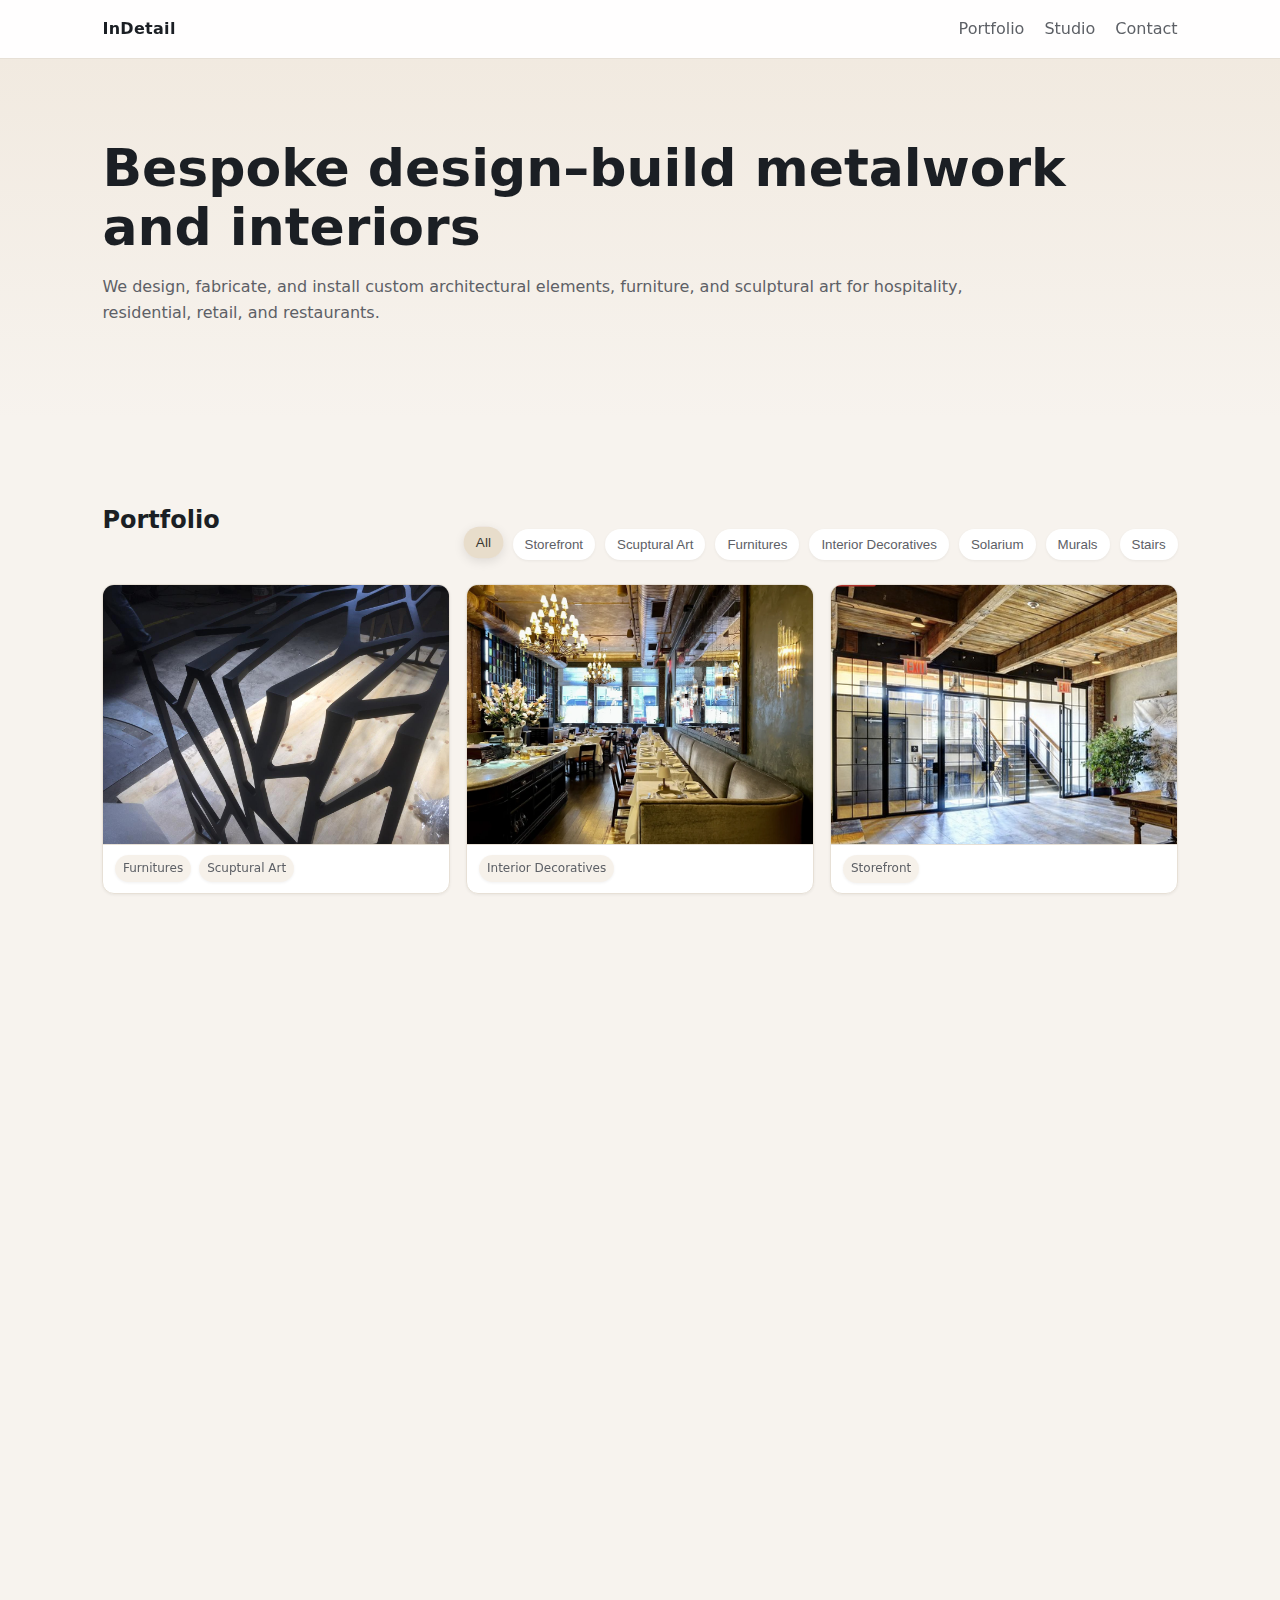
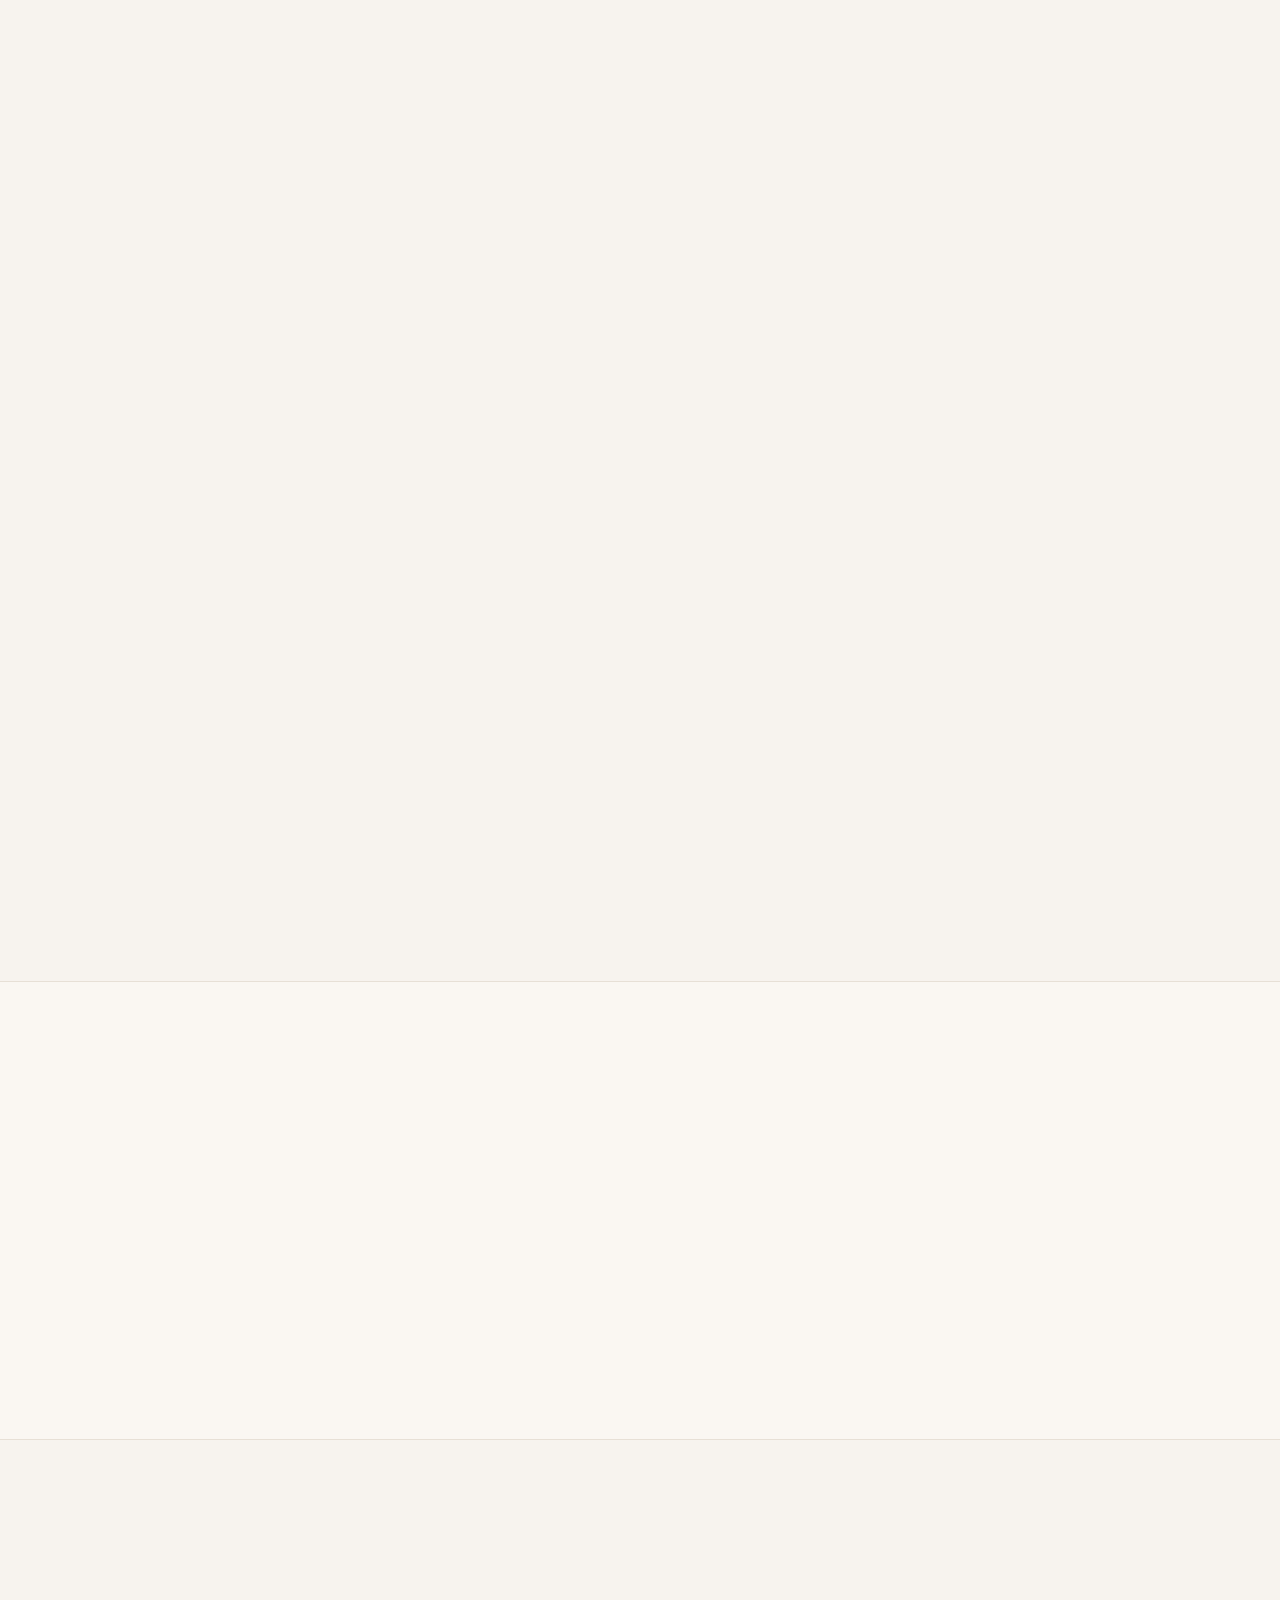
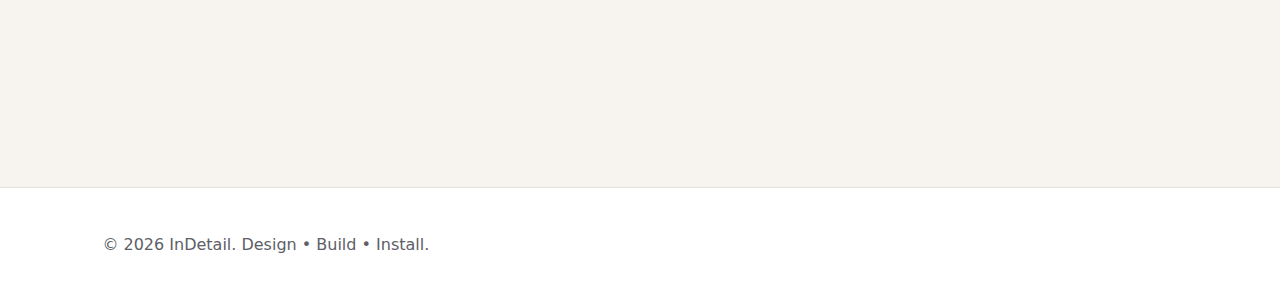
<file: index.html>
<!DOCTYPE html>
<html lang="en">
<head>
	<meta charset="utf-8" />
	<meta name="viewport" content="width=device-width, initial-scale=1" />
	<title>InDetail — Design • Build • Install</title>
	<meta name="description" content="Bespoke architectural metalwork, furniture, and sculptural art. Design-build-install for hotels, residential, retail, and restaurants." />
	<link rel="preconnect" href="https://fonts.googleapis.com">
	<link rel="preconnect" href="https://fonts.gstatic.com" crossorigin>
	<link href="https://fonts.googleapis.com/css2?family=Montserrat:wght@300;400;600;800&display=swap" rel="stylesheet">
	<link rel="stylesheet" href="styles/main.css" />
	<style>
		/* Fallback styles in case external CSS fails to load */
		body { font-family: system-ui, sans-serif; margin: 0; padding: 0; background: #f7f3ee; color: #1b1f24; }
		.container { max-width: 1200px; margin: 0 auto; padding: 0 4%; }
		.site-header { background: rgba(255,255,255,0.9); border-bottom: 1px solid #e7e0d6; padding: 16px 0; }
		.hero { padding: 80px 0; }
		.hero h1 { font-size: clamp(28px, 5vw, 52px); margin: 0 0 16px; }
		.section { padding: 60px 0; }
		.grid { display: grid; grid-template-columns: repeat(12, 1fr); gap: 16px; list-style: none; padding: 0; }
		.card { grid-column: span 4; background: white; border: 1px solid #e7e0d6; border-radius: 12px; overflow: hidden; }
		.card img { width: 100%; aspect-ratio: 4/3; object-fit: cover; background: #f0ece6; }
		.button { display: inline-block; padding: 12px 20px; background: #111; color: white; text-decoration: none; border-radius: 8px; }
		@media (max-width: 920px) { .card { grid-column: span 6; } }
		@media (max-width: 640px) { .card { grid-column: span 12; } }
	</style>
</head>
<body>
	<header class="site-header">
		<div class="container header-inner">
			<a href="#top" class="brand">InDetail</a>
			<nav class="primary-nav" aria-label="Primary">
				<button class="nav-toggle" aria-expanded="false" aria-controls="nav-menu">Menu</button>
				<ul id="nav-menu" class="nav-menu">
					<li><a href="#work">Portfolio</a></li>
					<li><a href="#about">Studio</a></li>
					<li><a href="#contact">Contact</a></li>
				</ul>
			</nav>
		</div>
	</header>

	<main id="top">
		<section class="hero">
			<div class="container">
				<h1>Bespoke design–build metalwork and interiors</h1>
				<p>We design, fabricate, and install custom architectural elements, furniture, and sculptural art for hospitality, residential, retail, and restaurants.</p>
			</div>
		</section>

		<section id="work" class="section">
			<div class="container">
				<div class="section-head">
					<h2>Portfolio</h2>
					<div class="filters" role="tablist" aria-label="Portfolio filters">
						<button class="filter is-active" data-filter="all" role="tab" aria-selected="true">All</button>
						<button class="filter" data-filter="Storefront" role="tab">Storefront</button>
						<button class="filter" data-filter="Scuptural Art" role="tab">Scuptural Art</button>
						<button class="filter" data-filter="Furnitures" role="tab">Furnitures</button>
						<button class="filter" data-filter="Interior Decoratives" role="tab">Interior Decoratives</button>
						<button class="filter" data-filter="Solarium" role="tab">Solarium</button>
						<button class="filter" data-filter="Murals" role="tab">Murals</button>
						<button class="filter" data-filter="Stairs" role="tab">Stairs</button>
					</div>
				</div>

				<ul class="grid" id="portfolio-grid">
					<li class="card" data-cats="Furnitures, Scuptural Art">
						<a href="assets/cellular-console.jpeg" class="lightbox" data-title="Custom cellular steel console — powder-coated">
							<img src="assets/cellular-console.jpeg" alt="Custom cellular steel console" />
							<div class="card-meta"><span>Furnitures</span><span>Scuptural Art</span></div>
						</a>
					</li>
					<li class="card" data-cats="Interior Decoratives">
						<a href="assets/beekman-hotel.webp" class="lightbox" data-title="Restaurant interior with bespoke chandeliers and paneling">
							<img src="assets/beekman-hotel.webp" alt="Restaurant interior" />
							<div class="card-meta"><span>Interior Decoratives</span></div>
						</a>
					</li>
					<li class="card" data-cats="Storefront">
						<a href="assets/interior-steel-doors.png" class="lightbox" data-title="Steel and glass storefront system">
							<img src="assets/interior-steel-doors.png" alt="Steel and glass storefront" />
							<div class="card-meta"><span>Storefront</span></div>
						</a>
					</li>
					<li class="card" data-cats="Interior Decoratives">
						<a href="assets/mondrian-5.jpeg" class="lightbox" data-title="Residential lounge with partition and custom tables">
							<img src="assets/mondrian-5.jpeg" alt="Residential lounge" />
							<div class="card-meta"><span>Interior Decoratives</span></div>
						</a>
					</li>
					<li class="card" data-cats="Interior Decoratives">
						<a href="assets/asapp-spasqualetti-3.jpg" class="lightbox" data-title="Office lounge with custom partitions and shelving">
							<img src="assets/asapp-spasqualetti-3.jpg" alt="Office lounge scene" />
							<div class="card-meta"><span>Interior Decoratives</span></div>
						</a>
					</li>
					<li class="card" data-cats="Storefront">
						<a href="assets/charlton-st-1.jpg" class="lightbox" data-title="Modern storefront entrance with glass and metal design">
							<img src="assets/charlton-st-1.jpg" alt="Storefront entrance" />
							<div class="card-meta"><span>Storefront</span></div>
						</a>
					</li>
					<li class="card" data-cats="Storefront">
						<a href="assets/charlton-st-2.jpg" class="lightbox" data-title="Storefront facade with contemporary design elements">
							<img src="assets/charlton-st-2.jpg" alt="Storefront facade" />
							<div class="card-meta"><span>Storefront</span></div>
						</a>
					</li>
					<li class="card" data-cats="Storefront">
						<a href="assets/charlton-st-3.jpg" class="lightbox" data-title="Modern storefront with architectural details">
							<img src="assets/charlton-st-3.jpg" alt="Storefront details" />
							<div class="card-meta"><span>Exterior Decoratives</span></div>
						</a>
					</li>
					<li class="card" data-cats="Storefront">
						<a href="assets/charlton-st-4.jpg" class="lightbox" data-title="Contemporary storefront design with glass and metal">
							<img src="assets/charlton-st-4.jpg" alt="Storefront design" />
							<div class="card-meta"><span>Interior Decoratives</span></div>
						</a>
					</li>
					<li class="card" data-cats="Interior Decoratives">
						<a href="assets/vca-hy-1.avif" class="lightbox" data-title="Luxury interior with sophisticated design elements">
							<img src="assets/vca-hy-1.avif" alt="Luxury interior" />
							<div class="card-meta"><span>Storefront</span></div>
						</a>
					</li>
					<li class="card" data-cats="Interior Decoratives">
						<a href="assets/west-57th-1.jpg" class="lightbox" data-title="High-end residential interior with custom finishes">
							<img src="assets/west-57th-1.jpg" alt="Residential interior" />
							<div class="card-meta"><span>Exterior Decoratives</span></div>
						</a>
					</li>
					<li class="card" data-cats="Interior Decoratives">
						<a href="assets/west-57th-2.jpg" class="lightbox" data-title="Luxury residential space with architectural details">
							<img src="assets/west-57th-2.jpg" alt="Luxury residential" />
							<div class="card-meta"><span>Interior Decoratives</span></div>
						</a>
					</li>
					<li class="card" data-cats="Interior Decoratives">
						<a href="assets/west-57th-3.jpg" class="lightbox" data-title="Sophisticated interior design with custom elements">
							<img src="assets/west-57th-3.jpg" alt="Sophisticated interior" />
							<div class="card-meta"><span>Interior Decoratives</span></div>
						</a>
					</li>
					<li class="card" data-cats="Interior Decoratives">
						<a href="assets/west-57th-4.jpg" class="lightbox" data-title="High-end residential interior with bespoke finishes">
							<img src="assets/west-57th-4.jpg" alt="Bespoke interior" />
							<div class="card-meta"><span>Exterior Decoratives</span></div>
						</a>
					</li>
					<li class="card" data-cats="Interior Decoratives">
						<a href="assets/architectural-render.jpg" class="lightbox" data-title="Modern architectural interior with clean lines">
							<img src="assets/architectural-render.jpg" alt="Modern architectural interior" />
							<div class="card-meta"><span>Exterior Decoratives</span></div>
						</a>
					</li>
					<li class="card" data-cats="Stairs">
						<a href="assets/IMG_9163.jpg" class="lightbox" data-title="Custom stair detail">
							<img src="assets/IMG_9163.jpg" alt="Custom stair" />
							<div class="card-meta"><span>Stairs</span><span>Interior Decoratives</span></div>
						</a>
					</li>
				</ul>
			</div>
		</section>

        <section id="about" class="section alt no-bottom-border">
			<div class="container">
				<div class="card-panel">
					<div class="two-col">
						<div class="substack">
							<h2>Studio</h2>
							<p>Design–build metalwork and interiors. We design, fabricate, and install with one in‑house shop.</p>
							<h3>Principals</h3>
                        <ul class="bullets">
                            <li><strong>Jonathan Chin</strong>, Registered Architect<br><a href="mailto:Jonochin@indetail-inc.com">Jonochin@indetail-inc.com</a></li>
                            <li><strong>Fanny Hsu</strong>, Master of Architecture<br><a href="mailto:Fannyhsu@indetail-inc.com">Fannyhsu@indetail-inc.com</a></li>
                        </ul>
						</div>
						<div class="substack cta-stack">
							<h3>Collaborate</h3>
							<p>Send drawings and a brief scope. We'll reply with timing and next steps.</p>
							<div class="cta-buttons">
								<a href="mailto:Jonochin@indetail-inc.com" class="button secondary">Email Jonathan</a>
								<a href="mailto:Fannyhsu@indetail-inc.com" class="button secondary">Email Fanny</a>
							</div>
						</div>
					</div>
				</div>
			</div>
		</section>

		<section id="addresses" class="section">
			<div class="container">
				<div class="mini-grid">
					<div class="mini-card">
						<h3>Building Shop</h3>
						<p>58-77 57th Street<br/>Maspeth, NY 11378</p>
						<p><em>Design, fabrication, finishing, and pre-assembly</em></p>
						<div class="mini-card-actions">
							<a class="button" href="https://maps.google.com/?q=58-77+57th+Street,+Maspeth,+NY+11378" target="_blank" rel="noopener">Open in Google Maps</a>
						</div>
					</div>
				</div>
			</div>
		</section>
	</main>

	<footer class="site-footer">
		<div class="container">
			<p>© <span id="year"></span> InDetail. Design • Build • Install.</p>
		</div>
	</footer>

	<script src="scripts/main.js"></script>
	<script>
		// Debug image loading
		document.addEventListener('DOMContentLoaded', function() {
			const images = document.querySelectorAll('img');
			images.forEach((img, index) => {
				img.addEventListener('load', () => console.log(`Image ${index + 1} loaded: ${img.src}`));
				img.addEventListener('error', () => console.error(`Image ${index + 1} failed to load: ${img.src}`));
			});
		});
	</script>
</body>
</html>
</file>
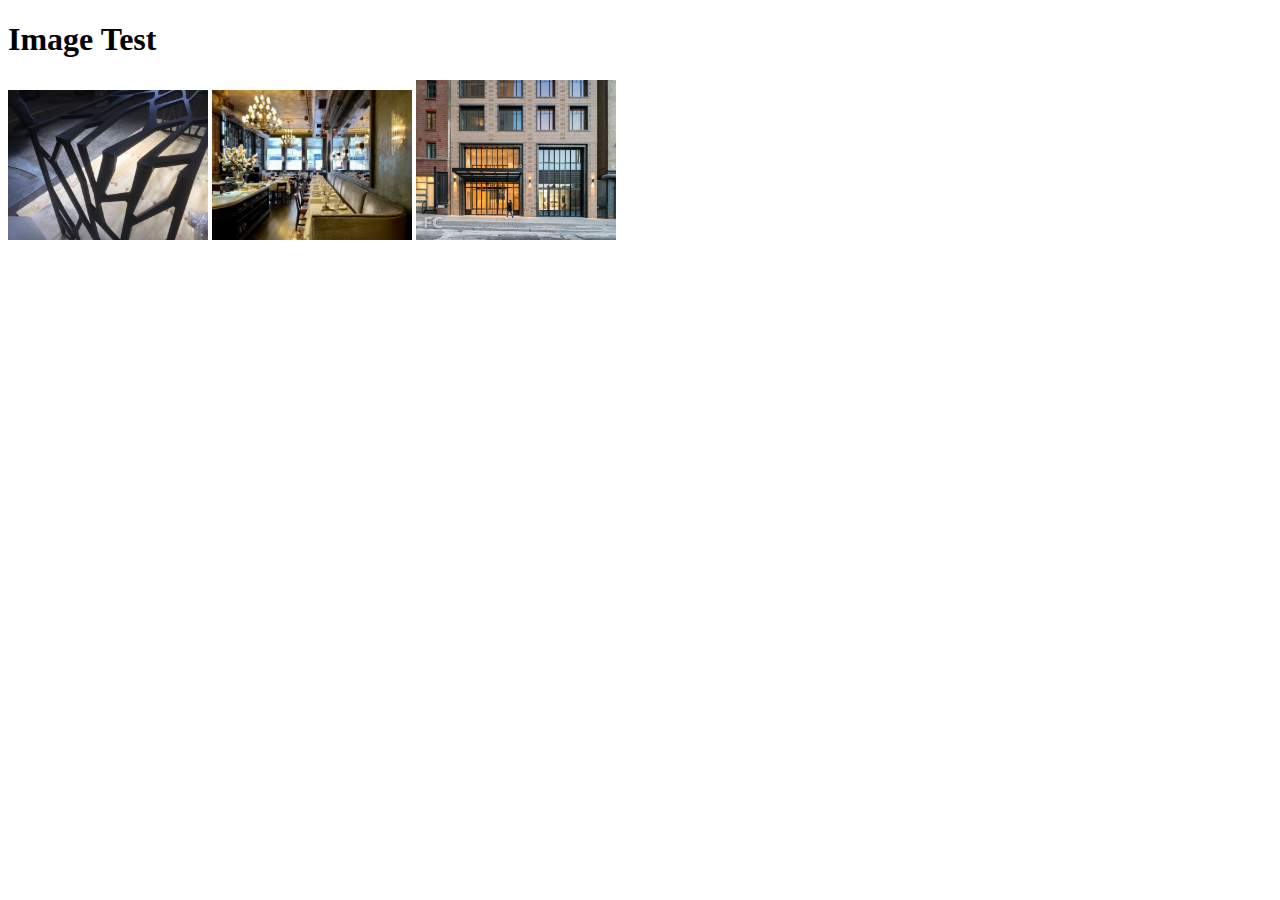
<file: test.html>
<!DOCTYPE html>
<html>
<head>
    <title>Image Test</title>
</head>
<body>
    <h1>Image Test</h1>
    <img src="assets/cellular-console.jpeg" alt="Test 1" style="width: 200px;">
    <img src="assets/beekman-hotel.webp" alt="Test 2" style="width: 200px;">
    <img src="assets/charlton-st-1.jpg" alt="Test 3" style="width: 200px;">
</body>
</html>
</file>
<file: styles/main.css>
/* Base */
:root {
	--bg: #f7f3ee; /* faint beige base */
	--panel: #ffffff; /* white cards */
	--text: #1b1f24; /* near-black text */
	--muted: #5d6066; /* subdued gray */
	--brand: #111111; /* black accents */
	--accent: #c7a87b; /* warm brass/beige accent */
	--stroke: #e7e0d6; /* soft divider */
}
* { box-sizing: border-box; }
html, body { height: 100%; }
html { scroll-behavior: smooth; }
body {
	margin: 0;
	font-family: 'Montserrat', system-ui, -apple-system, Segoe UI, Roboto, Helvetica, Arial, sans-serif;
	color: var(--text);
	background: radial-gradient(900px 540px at 80% -10%, #fff 0%, var(--bg) 55%), var(--bg);
	line-height: 1.6;
}
img { max-width: 100%; display: block; }
a { color: inherit; text-decoration: none; }

/* Motion preferences */
@media (prefers-reduced-motion: reduce) {
	html { scroll-behavior: auto; }
	* { animation: none !important; transition: none !important; }
}

/* Layout */
.container { width: 92%; max-width: 1200px; margin: 0 auto; }
.section { padding: 72px 0; }
.section.alt { background: #faf7f2; border-top: 1px solid var(--stroke); border-bottom: 1px solid var(--stroke); }
.section-head { display: flex; align-items: end; justify-content: space-between; gap: 24px; margin-bottom: 24px; }

/* Header */
.site-header { position: sticky; top: 0; z-index: 10; backdrop-filter: blur(8px); border-bottom: 1px solid var(--stroke); background: rgba(255,255,255,0.85); transition: background 200ms ease; }
.header-inner { display: flex; align-items: center; justify-content: space-between; padding: 16px 0; }
.brand { 
	font-weight: 800; 
	letter-spacing: 0.3px; 
	transition: transform 200ms ease, color 200ms ease;
}
.brand:hover {
	transform: scale(1.05);
	color: var(--accent);
}
.primary-nav ul, .nav-menu { display: flex; gap: 20px; list-style: none; padding: 0; margin: 0; }
.nav-toggle { display: none; }
.nav-menu a { 
	color: var(--muted); 
	position: relative;
	transition: color 300ms cubic-bezier(0.4, 0, 0.2, 1);
}
.nav-menu a::after {
	content: '';
	position: absolute;
	bottom: -4px;
	left: 0;
	width: 0;
	height: 2px;
	background: var(--accent);
	transition: width 300ms cubic-bezier(0.4, 0, 0.2, 1);
}
.nav-menu a:hover { 
	color: var(--text); 
}
.nav-menu a:hover::after {
	width: 100%;
}

/* Hero */
.hero { padding: 96px 0 48px; background: linear-gradient(180deg, rgba(199,168,123,0.12), rgba(0,0,0,0)); }
.hero h1 { margin: 0 0 12px; font-size: clamp(28px, 5vw, 52px); line-height: 1.15; }
.hero p { color: var(--muted); max-width: 900px; }

/* Filters */
.filters { display: flex; flex-wrap: wrap; gap: 10px; }
.filter { 
	padding: 8px 12px; 
	border: 0; 
	border-radius: 999px; 
	background: #fff; 
	color: var(--muted); 
	cursor: pointer; 
	position: relative;
	overflow: hidden;
	box-shadow: 0 1px 3px rgba(0,0,0,0.06);
	transition: all 300ms cubic-bezier(0.4, 0, 0.2, 1);
}
.filter::before {
	content: '';
	position: absolute;
	top: 50%;
	left: 50%;
	width: 0;
	height: 0;
	background: rgba(199,168,123,0.1);
	border-radius: 50%;
	transform: translate(-50%, -50%);
	transition: width 400ms cubic-bezier(0.4, 0, 0.2, 1), height 400ms cubic-bezier(0.4, 0, 0.2, 1);
}
.filter:hover::before {
	width: 120%;
	height: 120%;
}
/* Keep active and hover without outline */
.filter.is-active, .filter:not(.is-active):hover { 
	color: var(--text); 
	transform: translateY(-2px) scale(1.02);
	border-color: transparent;
	box-shadow: 0 3px 10px rgba(0,0,0,0.10);
}
/* Persist filled style when selected */
.filter.is-active { 
	background: rgba(199,168,123,0.16);
}
.filter.is-active::before {
	width: 120%;
	height: 120%;
	background: rgba(199,168,123,0.16);
}
/* Keep hover from changing active fill */
.filter.is-active:hover { 
	transform: translateY(-1px) scale(1.01);
	box-shadow: none;
	border-color: transparent;
}
.filter.is-active:hover::before {
	width: 120%;
	height: 120%;
	background: rgba(199,168,123,0.16);
}
/* Remove default focus outline and keep clean look */
.filter:focus, .filter:focus-visible { outline: none; }
.filter:active {
	transform: translateY(0) scale(0.98);
	transition: transform 100ms ease;
}

/* Grid */
.grid { list-style: none; padding: 0; margin: 20px 0 0; display: grid; grid-template-columns: repeat(12, 1fr); gap: 16px; }
.card { grid-column: span 4; background: var(--panel); border: 0; border-radius: 12px; overflow: hidden; box-shadow: 0 1px 3px rgba(0,0,0,0.06); transition: transform 300ms cubic-bezier(.2,.7,.2,1), box-shadow 300ms cubic-bezier(.2,.7,.2,1); will-change: transform, box-shadow; }
.card:hover { transform: translateY(-4px); box-shadow: 0 10px 30px rgba(17,17,17,0.08); }
.card img { aspect-ratio: 4 / 3; object-fit: cover; background: #f0ece6; transition: transform 400ms cubic-bezier(.2,.7,.2,1); }
.card:hover img { transform: scale(1.03); }
.card-meta { display: flex; gap: 8px; padding: 10px 12px; border-top: 1px solid var(--stroke); }
.card-meta span { font-size: 12px; padding: 4px 8px; background: rgba(199,168,123,0.16); border: 0; border-radius: 999px; color: var(--muted); box-shadow: 0 1px 3px rgba(0,0,0,0.06); }

/* Reveal animations */
.reveal { opacity: 0; transform: translateY(16px); transition: opacity 600ms ease, transform 600ms ease; }
.reveal.in { opacity: 1; transform: translateY(0); }

/* Two column */
.two-col { display: grid; grid-template-columns: 1.4fr 1fr; gap: 24px; align-items: start; }
.card-panel { background: var(--panel); border: 1px solid var(--stroke); border-radius: 12px; padding: 18px; }
.bullets { margin: 12px 0 0; padding-left: 18px; color: var(--muted); }

/* Footer */
.site-footer { border-top: 1px solid var(--stroke); padding: 28px 0; color: var(--muted); background: #fff; }

/* Buttons */
.button { display: inline-block; padding: 10px 14px; border-radius: 10px; border: 1px solid var(--brand); color: #fff; background: var(--brand); font-weight: 600; transition: transform 200ms ease, box-shadow 200ms ease; }
.button:hover { transform: translateY(-1px); box-shadow: 0 6px 18px rgba(17,17,17,0.08); }
.button.secondary { background: transparent; color: var(--text); border-color: var(--accent); }
.button.secondary:hover { background: rgba(199,168,123,0.12); }

/* Responsive */
@media (max-width: 920px) {
	.card { grid-column: span 6; }
	.two-col { grid-template-columns: 1fr; }
}
@media (max-width: 640px) {
	/* Container breathing room */
	.container { width: 94%; }

	/* Header + hero */
	.hero { padding: 64px 0 28px; }
	.hero h1 { font-size: clamp(22px, 7vw, 34px); }
	.hero p { font-size: 14px; }

	/* Filters become horizontally scrollable for small screens */
	.filters { 
		gap: 8px; 
		flex-wrap: nowrap; 
		overflow-x: auto; 
		-webkit-overflow-scrolling: touch; 
		padding-bottom: 6px; 
		margin: 0 -4%; 
		padding-left: 4%; 
		padding-right: 4%;
		scroll-snap-type: x mandatory;
	}
	.filter { 
		flex: 0 0 auto; 
		padding: 10px 14px; 
		font-size: 14px; 
		scroll-snap-align: start; 
	}

	/* Mobile header: match desktop look (no dropdown boxes) */
	.nav-toggle { display: none; }
	.nav-menu { 
		display: flex; 
		position: static; 
		flex-direction: row; 
		gap: 16px; 
		background: transparent; 
		border: 0; 
		padding: 0; 
		border-radius: 0; 
	}
	.nav-menu a { padding: 0; background: transparent; }
	.nav-menu.open { display: flex; }
	/* Grid: single column with tighter gaps */
	.grid { gap: 12px; }
	.card { grid-column: span 12; }
}

@keyframes fadeIn { from { opacity: 0; transform: translateY(6px);} to { opacity: 1; transform: translateY(0);} }
</file>
